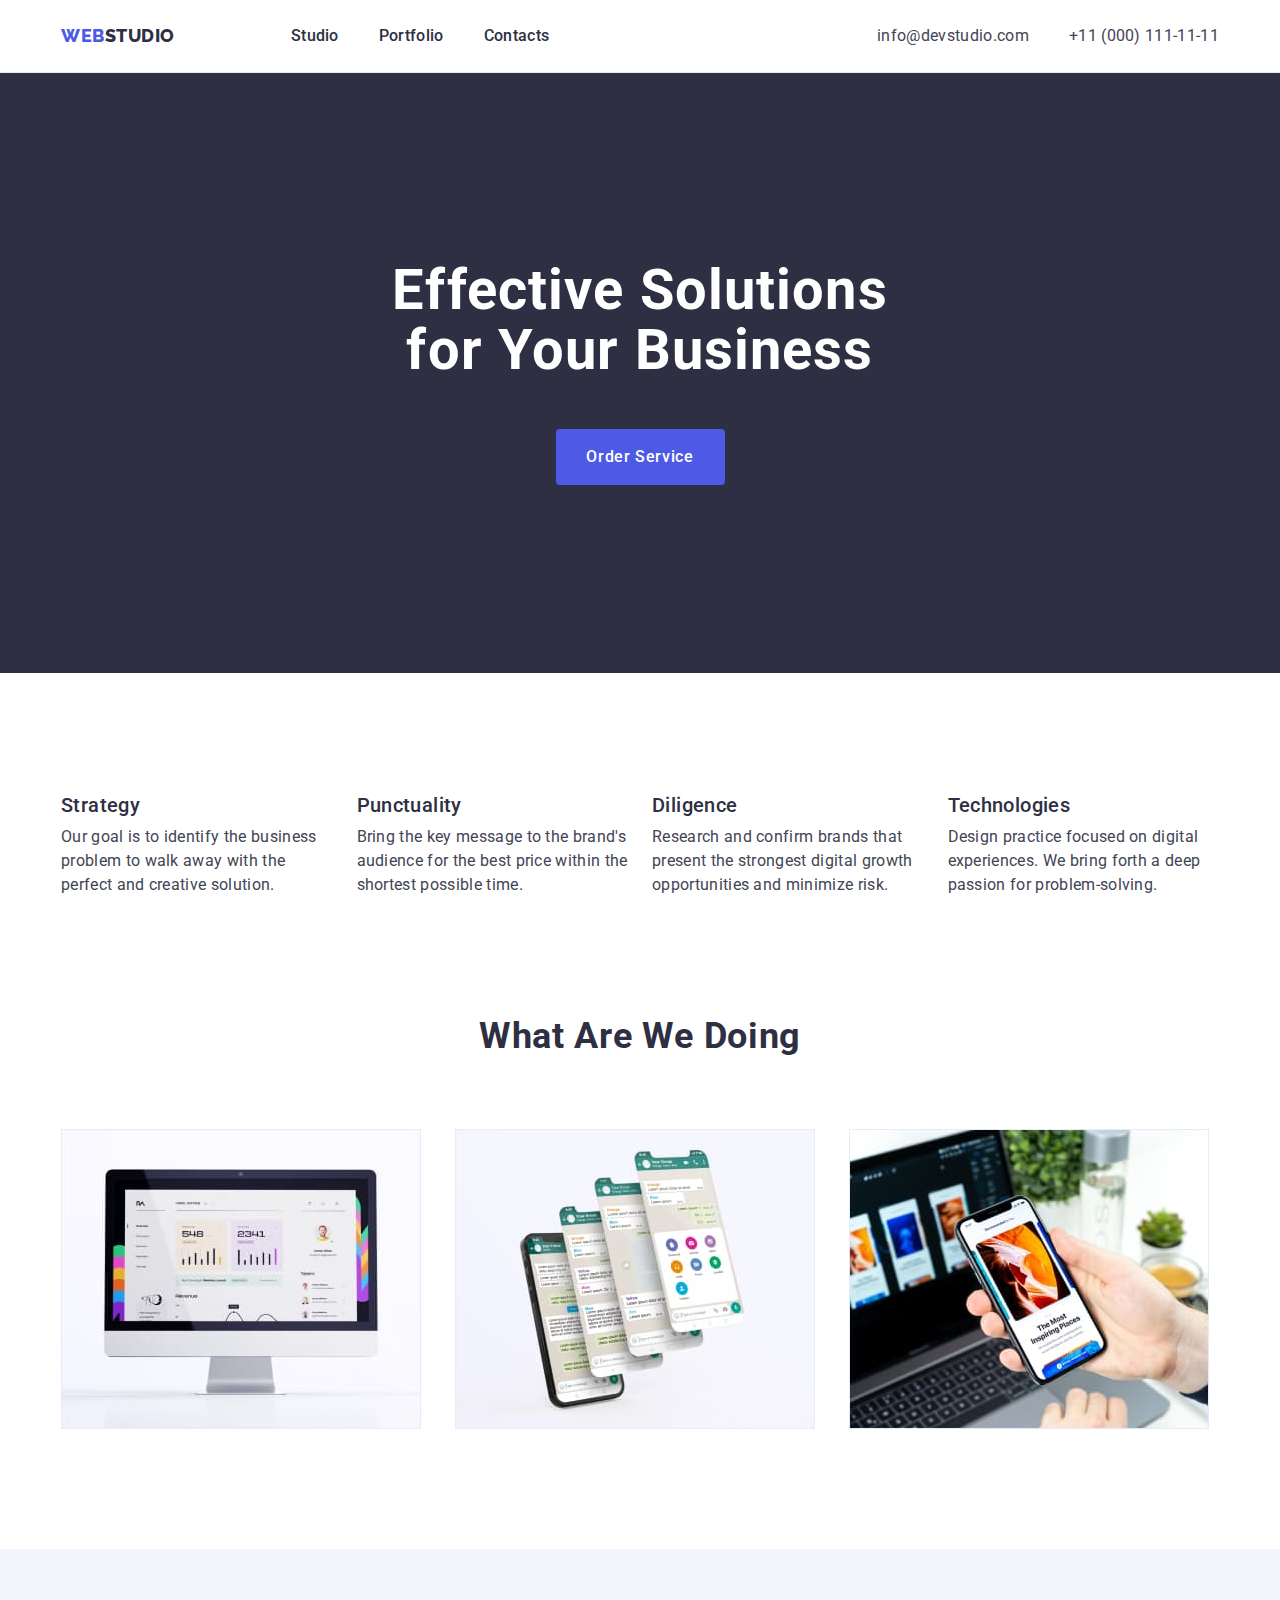
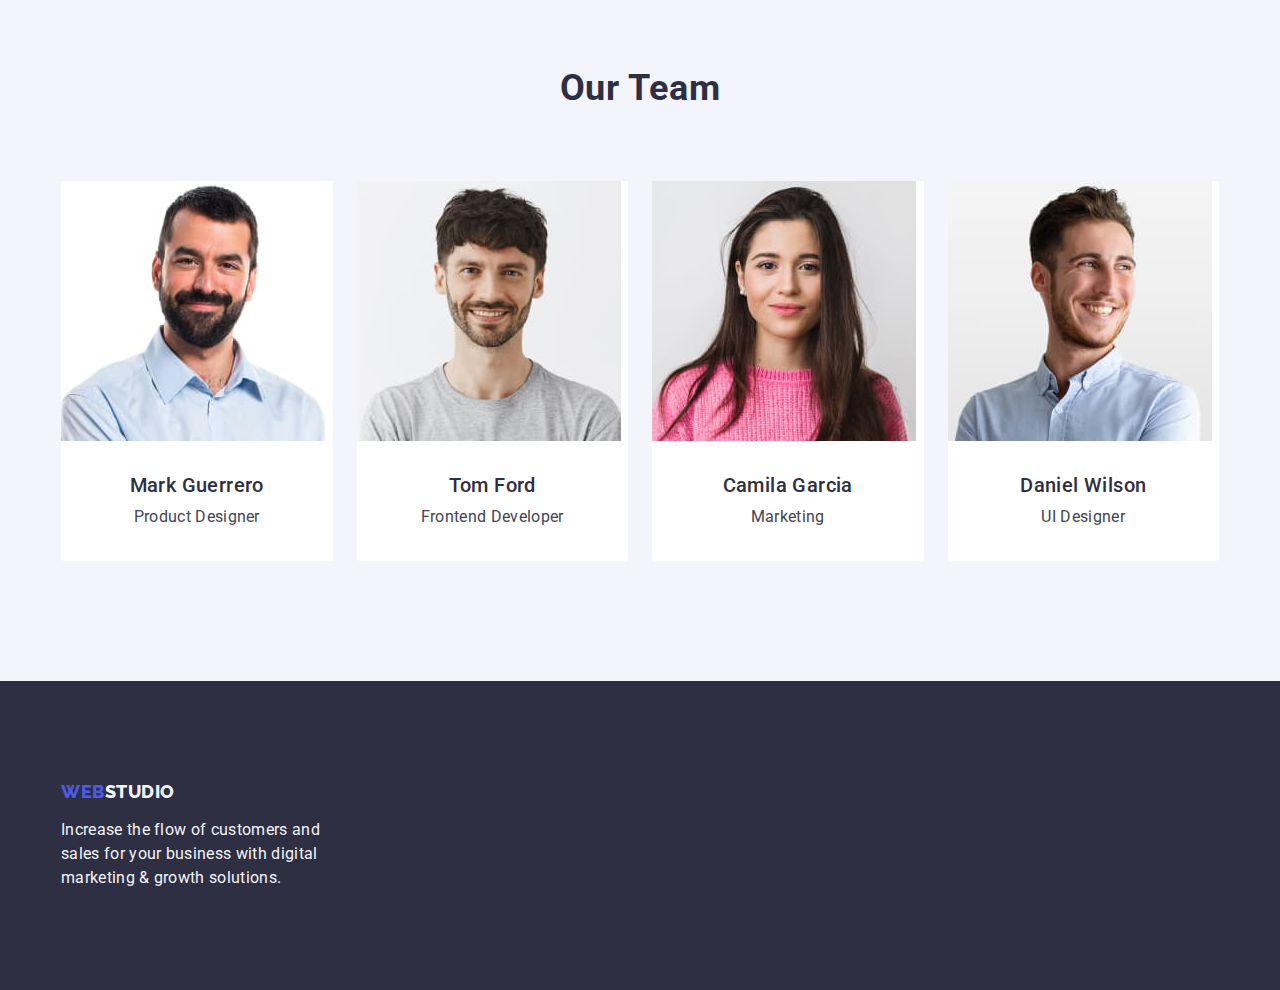
<file: index.html>
<!DOCTYPE html>
<html lang="en">

<head>
    <meta charset="UTF-8">
    <title>Studio</title>
    <link rel="preconnect" href="https://fonts.googleapis.com">
    <link rel="preconnect" href="https://fonts.gstatic.com" crossorigin>
    <link href="https://fonts.googleapis.com/css2?family=Raleway:wght@800&family=Roboto:wght@400;500;700&display=swap"
        rel="stylesheet">
    <link rel="stylesheet" href="https://cdnjs.cloudflare.com/ajax/libs/modern-normalize/2.0.0/modern-normalize.min.css"
        integrity="sha512-4xo8blKMVCiXpTaLzQSLSw3KFOVPWhm/TRtuPVc4WG6kUgjH6J03IBuG7JZPkcWMxJ5huwaBpOpnwYElP/m6wg=="
        crossorigin="anonymous" referrerpolicy="no-referrer" />
    <link rel="stylesheet" href="./css/styles.css" />
</head>

<body>
    <header class="site-header">
        <div class="container">
            <nav class="site-nav">
                <a class="logo link" href="./index.html">
                    Web<span class="logo__studio">Studio</span>
                </a>
                <ul class="site-menu list">
                    <li><a class="link site-menu__link text-body-md" href="./index.html">Studio</a></li>
                    <li><a class="link site-menu__link text-body-md" href="./portfolio.html">Portfolio</a></li>
                    <li><a class="link site-menu__link text-body-md" href="">Contacts</a></li>
                </ul>
            </nav>
            <address class="site-address">
                <ul class="list address-list">
                    <li><a class="address-link link" href="mailto:info@devstudio.com">info@devstudio.com</a></li>
                    <li><a class="address-link link" href="tel:+110001111111">+11 (000) 111-11-11</a></li>
                </ul>
            </address>
        </div>
    </header>
    <main>
        <section class="main-section main-section-hero">
            <div class="container">
                <h1 class="text-h-one">Effective Solutions for Your Business</h1>
                <button class="order-service" type="button">Order Service</button>
            </div>
        </section>
        <section class="main-section-two section">
            <div class="container">
                <h2 class="text-h2 visually-hidden">Features</h2>
                <ul class="list">
                    <li class="feature">
                        <h3 class="feature__heading text-h-three">Strategy</h3>
                        <p class="feature__text">Our goal is to identify the business problem to walk away with the
                            perfect and creative solution.
                        </p>
                    </li>
                    <li class="feature">
                        <h3 class="feature__heading text-h-three">Punctuality</h3>
                        <p class="feature__text">Bring the key message to the brand's audience for the best price within
                            the shortest possible
                            time.</p>
                    </li>
                    <li class="feature">
                        <h3 class="feature__heading text-h-three">Diligence</h3>
                        <p class="feature__text">Research and confirm brands that present the strongest digital growth
                            opportunities and minimize
                            risk.</p>
                    </li>
                    <li class="feature">
                        <h3 class="feature__heading text-h-three">Technologies</h3>
                        <p class="feature__text">Design practice focused on digital experiences. We bring forth a deep
                            passion for
                            problem-solving.</p>
                    </li>
                </ul>
            </div>
        </section>
        <section class="main-section-three">
            <div class="container">
                <h2 class="main-section-three-header">What are we doing</h2>
                <ul class="list">
                    <li class="list-item">
                        <img src="./images/what-1.jpg" alt="Website" width="360" height="300">
                    </li>
                    <li class="list-item">
                        <img src="./images/what-2.jpg" alt="Mobile App" width="360" height="300">
                    </li>
                    <li class="list-item">
                        <img src="./images/what-3.jpg" alt="UI/UX Design" width="360" height="300">
                    </li>
                </ul>
            </div>
        </section>
        <section class="main-section-four section">
            <div class="container">
                <h2 class="main-section-four-header">Our Team</h2>
                <ul class="list">
                    <li class="main-section-four-list-item">
                        <img src="./images/team-1.jpg" alt="Mark Guerrero" width="264">
                        <div class="employee-data">
                            <h3 class="main-section-four-list-item-heading">Mark Guerrero</h3>
                            <p class="main-section-four-list-item-p">Product Designer</p>
                        </div>
                    </li>
                    <li class="main-section-four-list-item">
                        <img src="./images/team-2.jpg" alt="Tom Ford" width="264">
                        <div class="employee-data">
                            <h3 class="main-section-four-list-item-heading">Tom Ford</h3>
                            <p class="main-section-four-list-item-p">Frontend Developer</p>
                        </div>
                    </li>
                    <li class="main-section-four-list-item">
                        <img src="./images/team-3.jpg" alt="Camila Garcia" width="264">
                        <div class="employee-data">
                            <h3 class="main-section-four-list-item-heading">Camila Garcia</h3>
                            <p class="main-section-four-list-item-p">Marketing</p>
                        </div>
                    </li>
                    <li class="main-section-four-list-item">
                        <img src="./images/team-4.jpg" alt="Daniel Wilson" width="264">
                        <div class="employee-data">
                            <h3 class="main-section-four-list-item-heading">Daniel Wilson</h3>
                            <p class="main-section-four-list-item-p">UI Designer</p>
                        </div>
                    </li>
                </ul>
            </div>
        </section>
    </main>
    <footer class="page-footer">
        <div class="container">
            <a class="logo link" href="./index.html">
                Web<span class="logo__studio--footer">Studio</span>
            </a>
            <p class="text">Increase the flow of customers and sales for your business with digital marketing &amp;
                growth solutions.
            </p>
        </div>
    </footer>
</body>

</html>
</file>
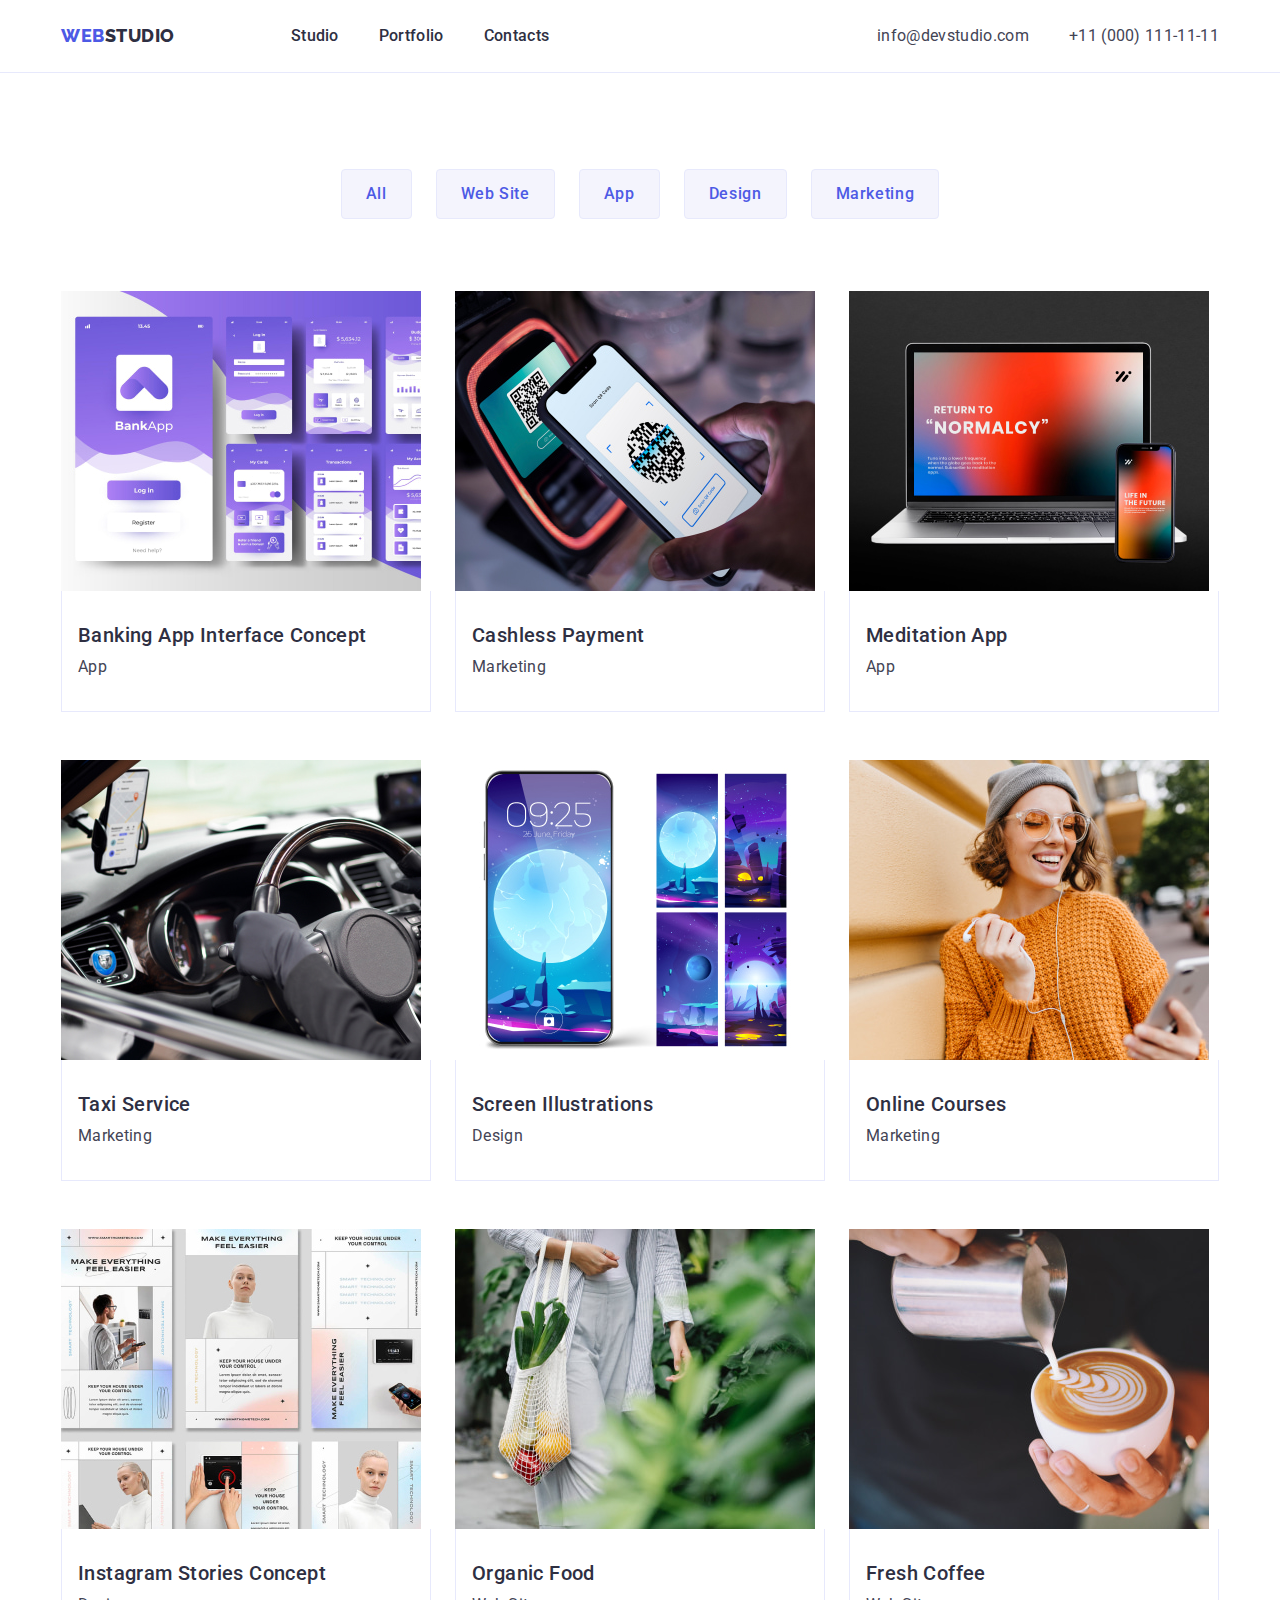
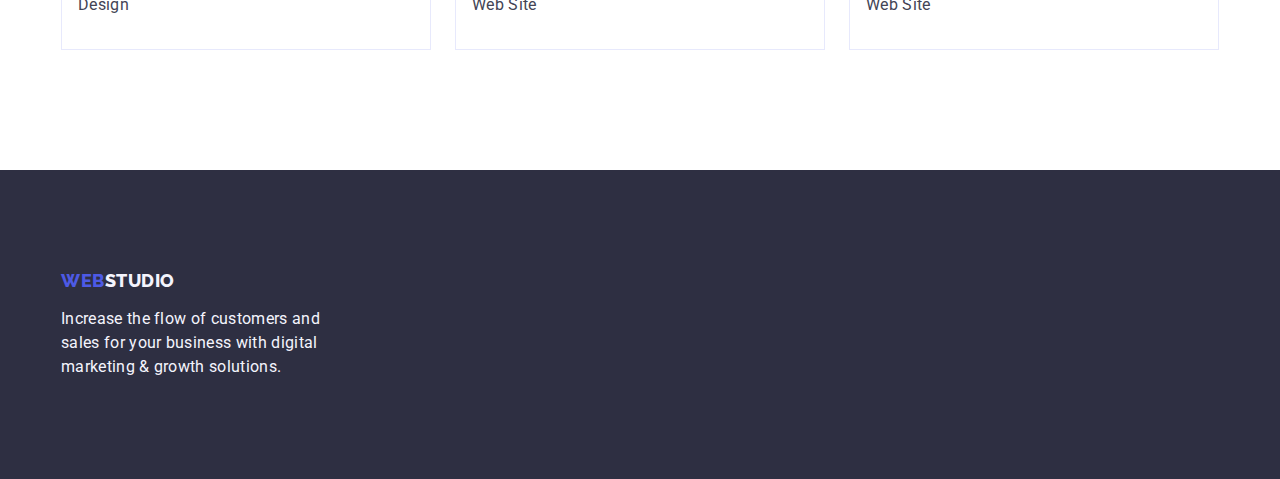
<file: portfolio.html>
<!DOCTYPE html>
<html lang="en">

<head>
    <meta charset="UTF-8">
    <title>Studio</title>
    <link rel="preconnect" href="https://fonts.googleapis.com">
    <link rel="preconnect" href="https://fonts.gstatic.com" crossorigin>
    <link href="https://fonts.googleapis.com/css2?family=Raleway:wght@800&family=Roboto:wght@400;500;700&display=swap"
        rel="stylesheet">
    <link rel="stylesheet" href="https://cdnjs.cloudflare.com/ajax/libs/modern-normalize/2.0.0/modern-normalize.min.css"
        integrity="sha512-4xo8blKMVCiXpTaLzQSLSw3KFOVPWhm/TRtuPVc4WG6kUgjH6J03IBuG7JZPkcWMxJ5huwaBpOpnwYElP/m6wg=="
        crossorigin="anonymous" referrerpolicy="no-referrer" />
    <link rel="stylesheet" href="./css/styles.css" />
</head>

<body>
    <header class="site-header">
        <div class="container">
            <nav class="site-nav">
                <a class="logo link" href="./index.html">
                    Web<span class="logo__studio">Studio</span>
                </a>
                <ul class="site-menu list">
                    <li><a class="link site-menu__link text-body-md" href="./index.html">Studio</a></li>
                    <li><a class="link site-menu__link text-body-md" href="./portfolio.html">Portfolio</a></li>
                    <li><a class="link site-menu__link text-body-md" href="">Contacts</a></li>
                </ul>
            </nav>
            <address class="site-address">
                <ul class="list address-list">
                    <li><a class="address-link link" href="mailto:info@devstudio.com">info@devstudio.com</a></li>
                    <li><a class="address-link link" href="tel:+110001111111">+11 (000) 111-11-11</a></li>
                </ul>
            </address>
        </div>
    </header>
    <main>
        <section class="portfolio-section">
            <div class="container">
                <h1 class="visually-hidden">Portfolio</h1>
                <ul class="list tag-list">
                    <li class="tag-list__item active">
                        <button class="tag-list-button" type="button">All</button>
                    </li>
                    <li class="tag-list__item">
                        <button class="tag-list-button" type="button">Web Site</button>
                    </li>
                    <li class="tag-list__item">
                        <button class="tag-list-button" type="button">App</button>
                    </li>
                    <li class="tag-list__item">
                        <button class="tag-list-button" type="button">Design</button>
                    </li>
                    <li class="tag-list__item">
                        <button class="tag-list-button" type="button">Marketing</button>
                    </li>
                </ul>
                <ul class="list project-list">
                    <li class="item">
                        <a class="link project-card" href="">
                            <img src="./images/project1.jpeg" width="360" height="300"
                                alt="Banking App Interface Concept">
                            <div class="project-card__data">
                                <h2 class="text-h-three project-card__heading">Banking App Interface Concept</h2>
                                <p class="project-card__tag">App</p>
                            </div>
                        </a>
                    </li>
                    <li class="item">
                        <a class="link project-card" href="">
                            <img src="./images/project2.jpeg" width="360" height="300" alt="Cashless Payment">
                            <div class="project-card__data">
                                <h2 class="text-h-three project-card__heading">Cashless Payment</h2>
                                <p class="project-card__tag">Marketing</p>
                            </div>
                        </a>
                    </li>
                    <li class="item">
                        <a class="link project-card" href="">
                            <img src="./images/project3.jpeg" width="360" height="300" alt="Meditation App">
                            <div class="project-card__data">
                                <h2 class="text-h-three project-card__heading">Meditation App</h2>
                                <p class="project-card__tag">App</p>
                            </div>
                        </a>
                    </li>
                    <li class="item">
                        <a class="link project-card" href="">
                            <img src="./images/project4.jpeg" width="360" height="300" alt="Taxi Service">
                            <div class="project-card__data">
                                <h2 class="text-h-three project-card__heading">Taxi Service</h2>
                                <p class="project-card__tag">Marketing</p>
                            </div>
                        </a>
                    </li>
                    <li class="item">
                        <a class="link project-card" href="">
                            <img src="./images/project5.jpeg" width="360" height="300" alt="Screen Illustrations">
                            <div class="project-card__data">
                                <h2 class="text-h-three project-card__heading">Screen Illustrations</h2>
                                <p class="project-card__tag">Design</p>
                            </div>
                        </a>
                    </li>
                    <li class="item">
                        <a class="link project-card" href="">
                            <img src="./images/project6.jpeg" width="360" height="300" alt="Online Courses">
                            <div class="project-card__data">
                                <h2 class="text-h-three project-card__heading">Online Courses</h2>
                                <p class="project-card__tag">Marketing</p>
                            </div>
                        </a>
                    </li>
                    <li class="item">
                        <a class="link project-card" href="">
                            <img src="./images/project7.jpeg" width="360" height="300" alt="Instagram Stories Concept">
                            <div class="project-card__data">
                                <h2 class="text-h-three project-card__heading">Instagram Stories Concept</h2>
                                <p class="project-card__tag">Design</p>
                            </div>
                        </a>
                    </li>
                    <li class="item">
                        <a class="link project-card" href="">
                            <img src="./images/project8.jpeg" width="360" height="300" alt="Organic Food">
                            <div class="project-card__data">
                                <h2 class="text-h-three project-card__heading">Organic Food</h2>
                                <p class="project-card__tag">Web Site</p>
                            </div>
                        </a>
                    </li>
                    <li class="item">
                        <a class="link project-card" href="">
                            <img src="./images/project9.jpeg" width="360" height="300" alt="Fresh Coffee">
                            <div class="project-card__data">
                                <h2 class="text-h-three project-card__heading">Fresh Coffee</h2>
                                <p class="project-card__tag">Web Site</p>
                            </div>
                        </a>
                    </li>
                </ul>
            </div>
        </section>
    </main>
    <footer class="page-footer">
        <div class="container">
            <a class="logo link" href="./index.html">
                Web<span class="logo__studio--footer">Studio</span>
            </a>
            <p class="text">Increase the flow of customers and sales for your business with digital marketing &amp;
                growth solutions.
            </p>
        </div>
    </footer>
</body>

</html>
</file>
<file: css/styles.css>
/* ========== Variables ========== */
:root {
  --iris: #4d5ae5;
  --ocean: #404bbf;
  --cloud: #f4f4fd;
  --cornflower: #e7e9fc;
  --navy-blue: #2e2f42;
  --slate: #434455;
  --white: #ffffff;
}
/* ========== /Variables ========== */

body {
  font-family: "Roboto", sans-serif;
  font-size: 16px;
  font-style: normal;
  line-height: 1.5;
  letter-spacing: 0.32px;
  background-color: var(--white);
  color: var(--slate);
  margin: 0;
}

h1,
h2,
h3,
h4,
h5,
h6,
p {
  margin: 0;
}

ul,
ol {
  list-style-type: none;
  margin: 0;
  padding-left: 0;
}

img {
  display: block;
}

button {
  border: none;
  background: none;
  cursor: pointer;
}

.container {
  max-width: 1158px;
  padding-left: 15px;
  padding-right: 15px;
  margin-left: auto;
  margin-right: auto;
}

.section {
  padding-top: 120px;
  padding-bottom: 120px;
}

.visually-hidden {
  position: absolute;
  width: 1px;
  height: 1px;
  margin: -1px;
  border: 0;
  padding: 0;
  white-space: nowrap;
  clip-path: inset(100%);
  clip: rect(0 0 0 0);
  overflow: hidden;
}

.list {
  list-style: none;
}
.link {
  text-decoration: none;
}

/* ========== Typography =========== */

.text-h-one {
  font-size: 56px;
  line-height: 1.07;
  text-align: center;
  letter-spacing: 0.02em;
  color: #ffffff;
}

.text-h2 {
  font-size: 36px;
  line-height: 1.11;
  letter-spacing: 0.02em;
  text-transform: capitalize;
}

.text-h-three {
  font-size: 20px;
  font-weight: 500;
  line-height: 1.2;
  letter-spacing: 0.02em;
  margin: 0;
}

.text-body {
  font-size: 16px;
  line-height: 1.5;
  letter-spacing: 0.02em;
}

.text-body-md {
  font-size: 16px;
  font-weight: 500;
  line-height: 1.5;
  letter-spacing: 0.02em;
}

.text-button {
  font-size: 16px;
  font-weight: 500;
  line-height: 1.5;
  letter-spacing: 0.04em;
}

.text-small {
}

.text-link {
}

/* ========== /Typography ========== */

/* ========== Header ========== */
.site-header {
  /* display: flex; */
  /* justify-content: center; */
  flex-shrink: 0;
  border-bottom: 1px solid var(--cornflower);
}
.site-header .container {
  display: flex;
  justify-content: space-between;
  align-items: center;
}
.site-header .site-nav {
  display: flex;
  align-items: center;
  gap: 40px;
}
.logo {
  font-family: "Raleway", sans-serif;
  color: var(--iris);
  flex-shrink: 0;
  font-size: 18px;
  font-weight: 800;
  line-height: 1.17;
  letter-spacing: 0.03em;
  text-transform: uppercase;
  text-decoration: none;
  margin-right: 76px;
}
.logo__web {
  color: var(--iris);
}
.logo__studio {
  color: var(--navy-blue);
}
.logo__studio--footer {
  color: var(--cloud);
}
.site-menu {
  display: flex;
  gap: 40px;
  margin-block-start: 0;
  margin-block-end: 0;
  margin-inline-start: 0;
  margin-inline-end: 0;
}
.site-menu__link {
  color: var(--navy-blue);
  text-decoration: none;
  letter-spacing: 0.02em;
  padding: 24px 0;
  display: inline-block;
}
.site-menu__link:hover,
.site-menu__link:focus {
  color: var(--ocean);
}
.site-address {
  font-style: normal;
}
.address-list {
  display: flex;
  gap: 40px;
}
.address-link {
  color: var(--slate);
  text-decoration: none;
}
.address-link:hover,
.address-link:focus {
  color: var(--ocean);
}

/* ========== /Header ========== */

/* ========== Footer ========== */
.page-footer {
  padding: 100px 0;
  background-color: var(--navy-blue);
}
.page-footer .logo {
  display: inline-block;
  margin-bottom: 16px;
  text-transform: uppercase;
  line-height: 1.17;
  letter-spacing: 0.03em;
  color: var(--iris);
  font-family: "Raleway", sans-serif;
  font-size: 18px;
  font-weight: 800;
}
.page-footer .text {
  color: var(--cloud);
  max-width: 264px;
}
/* ========== /Footer ========== */

/* ========== Main page ========== */
/* ========== Styles for main page ========== */
.main-section {
  background-color: var(--navy-blue);
}
.main-section-hero {
  padding: 188px 0;
}
.main-section-hero .text-h-one{
  max-width: 496px;
  margin: 0 auto;
}
.order-service {
  display: block;
  margin: 48px auto 0;
  border-radius: 4px;
  background-color: #4d5ae5;
  min-width: 169px;
  height: 56px;
  line-height: 1.5;
  letter-spacing: 0.04em;
  color: #ffffff;
  font-family: "Roboto", sans-serif;
  font-size: 16px;
  font-weight: 500;
}
.order-service:hover,
.order-service:focus {
  background-color: #404bbf;
  cursor: pointer;
}
/* .main-section-heading {
  color: var(--navy-blue);
} */
/* ========== Section two ========== */
.main-section-two .list {
  display: flex;
  gap: 24px;
}
.feature {
  flex-basis: calc((100% - 3 * 24px) / 4)
}
.feature__heading {
  color: var(--navy-blue);
  margin-bottom: 8px;
}
.feature__text {
  line-height: 1.5;
  letter-spacing: 0.02em;
  color: var(--slate);
}
/* ========== Section three ========== */
.main-section-three {
  padding-bottom: 120px;
}
.main-section-three-header {
  margin-bottom: 72px;
  text-align: center;
  text-transform: capitalize;
  line-height: 1.11;
  letter-spacing: 0.02em;
  color: var(--navy-blue);
  font-size: 36px;
}
.main-section-three .list {
  display: flex;
  gap: 24px;
}
.main-section-three .list-item {
  flex-basis: calc((100% - 2 * 24px) / 3);
}
/* ========== Section four ========== */
.main-section-four {
  background-color: #f4f4fd;
}
.main-section-four-header {
  margin-bottom: 72px;
  text-align: center;
  text-transform: capitalize;
  line-height: 1.11;
  letter-spacing: 0.02em;
  color: var(--navy-blue);
  font-size: 36px;
}
.main-section-four .list {
  display: flex;
  gap: 24px
}
.main-section-four-list-item {
  background-color: #ffffff;
  flex-basis: calc((100% - 3 * 24px) / 4);
  border-radius: 0px 0px 4px 4px;
}
.main-section-four-list-item .employee-data {
  padding: 32px 0;
}
.main-section-four-list-item-heading {
  margin-bottom: 8px;
  text-align: center;
  line-height: 1.2;
  letter-spacing: 0.02em;
  color: var(--navy-blue);
  font-size: 20px;
  font-weight: 500;
}
.main-section-four-list-item-p {
  font-size: 16px;
  text-align: center;
}
/* ========== Portfolio page ========== */
.portfolio-section {
  padding: 96px 0 120px 0;
}
/* ========== Filters ========== */
.tag-list {
  display: flex;
  justify-content: center;
  gap: 24px;
  margin-bottom: 72px;
}
.tag-list__item {
}
.tag-list-button {
  font-family: "Roboto", sans-serif;
  font-weight: 500;
  font-size: 16px;
  line-height: 1.5;
  letter-spacing: 0.04em;
  color: var(--iris);
  border: 1px solid var(--cornflower, #e7e9fc);
  background-color: var(--cloud);
  padding: 12px 24px;
  border-radius: 4px;
}
.tag-list-button:hover {
  cursor: pointer;
  color: #ffffff;
  background-color: #404bbf;
  border: 1px solid transparent;
}

.tag-list-button:focus {
  cursor: pointer;
  color: #ffffff;
  background-color: #404bbf;
  border: 1px solid transparent;
}

/* ========== /Filters ========== */

/* ========== Projects ========== */
.project-list {
  /* grid-template-columns: repeat(3, 1fr); */
  margin-block-start: 0;
  margin-block-end: 0;
  margin-inline-start: 0;
  margin-inline-end: 0;
  display: flex;
  flex-wrap: wrap;
  column-gap: 24px;
  row-gap: 48px;
}
.project-list .item {
  flex-basis: calc((100% - 2 * 24px) / 3);
}
.project-card {
  text-decoration: none;
}
.project-card__data {
  padding: 32px 16px;
  border: 1px solid #e7e9fc;
  border-top: none;
}
.project-card__heading {
  color: var(--navy-blue);
  letter-spacing: 0.02em;
  margin-bottom: 8px;
}
.project-card__tag {
  margin: 0;
  color: var(--slate);
  font-size: 16px;
  line-height: 1.5;
  letter-spacing: 0.02em;
}
</file>
